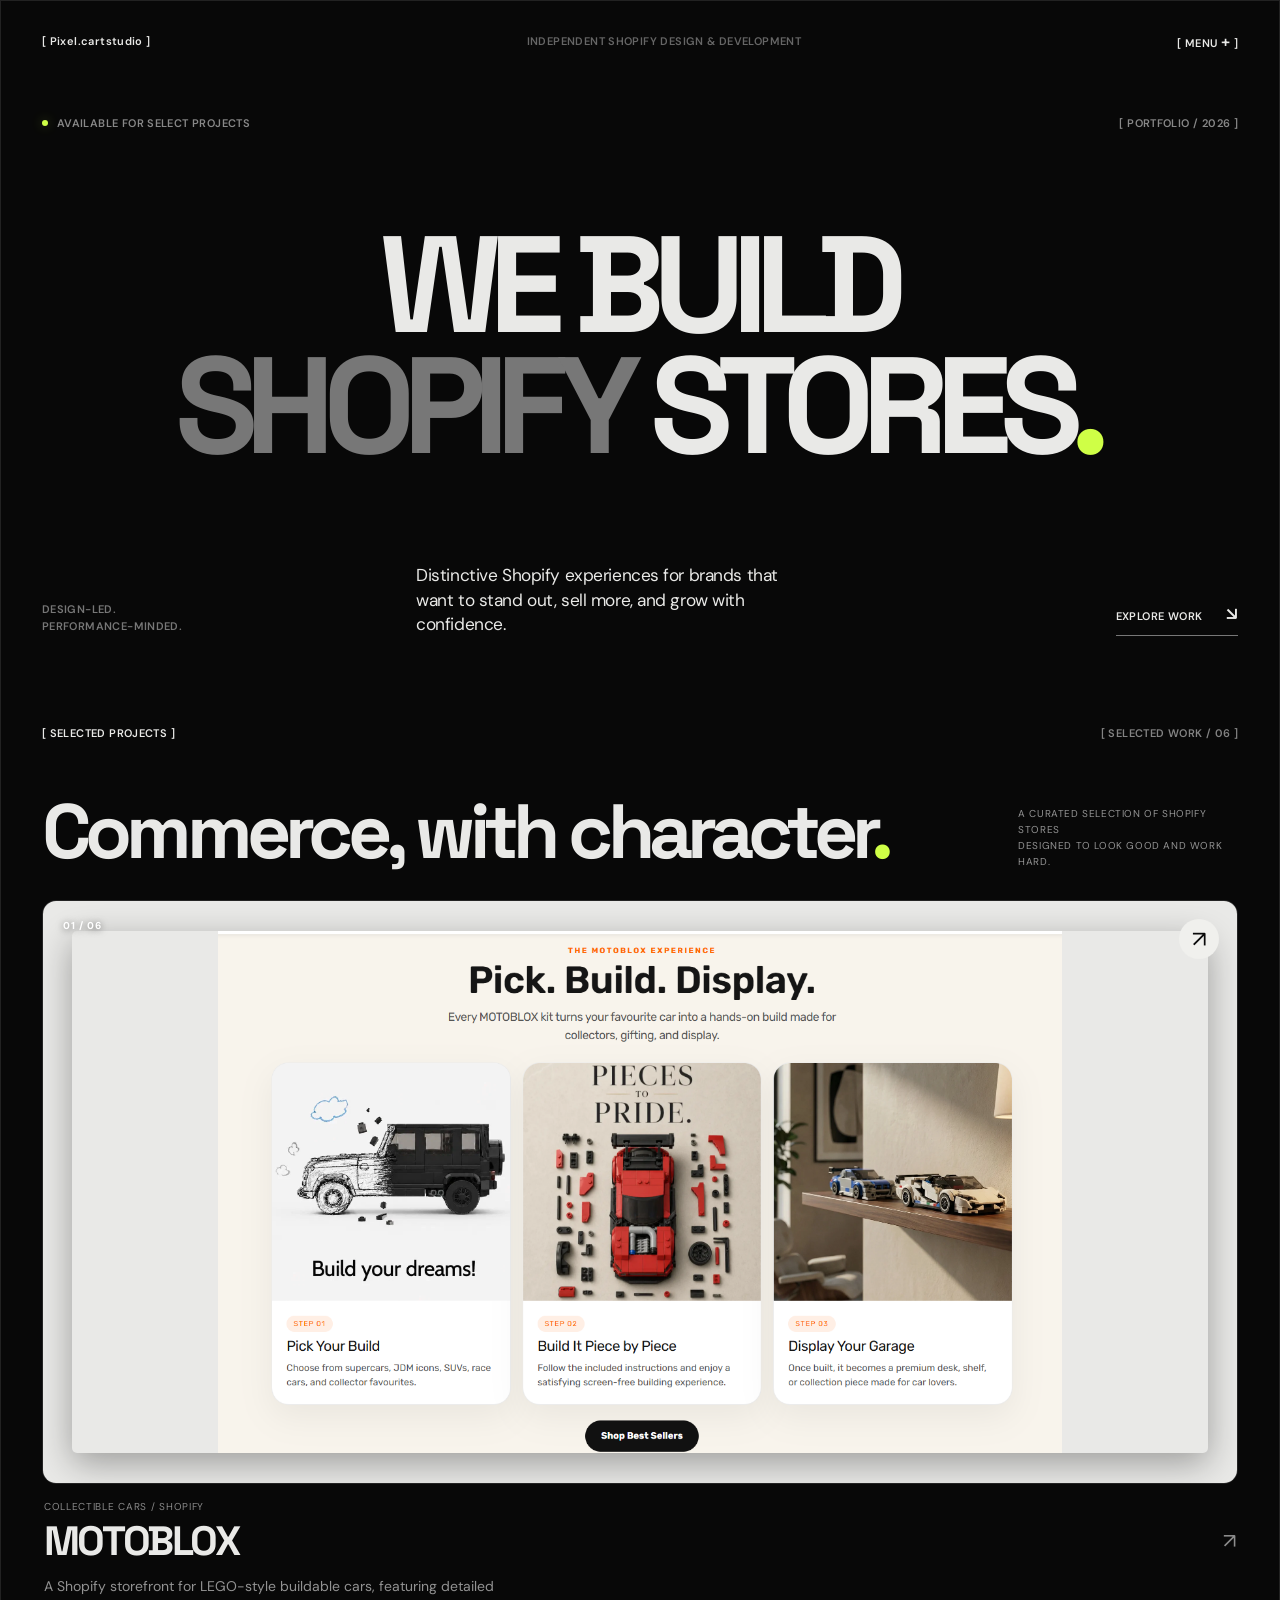
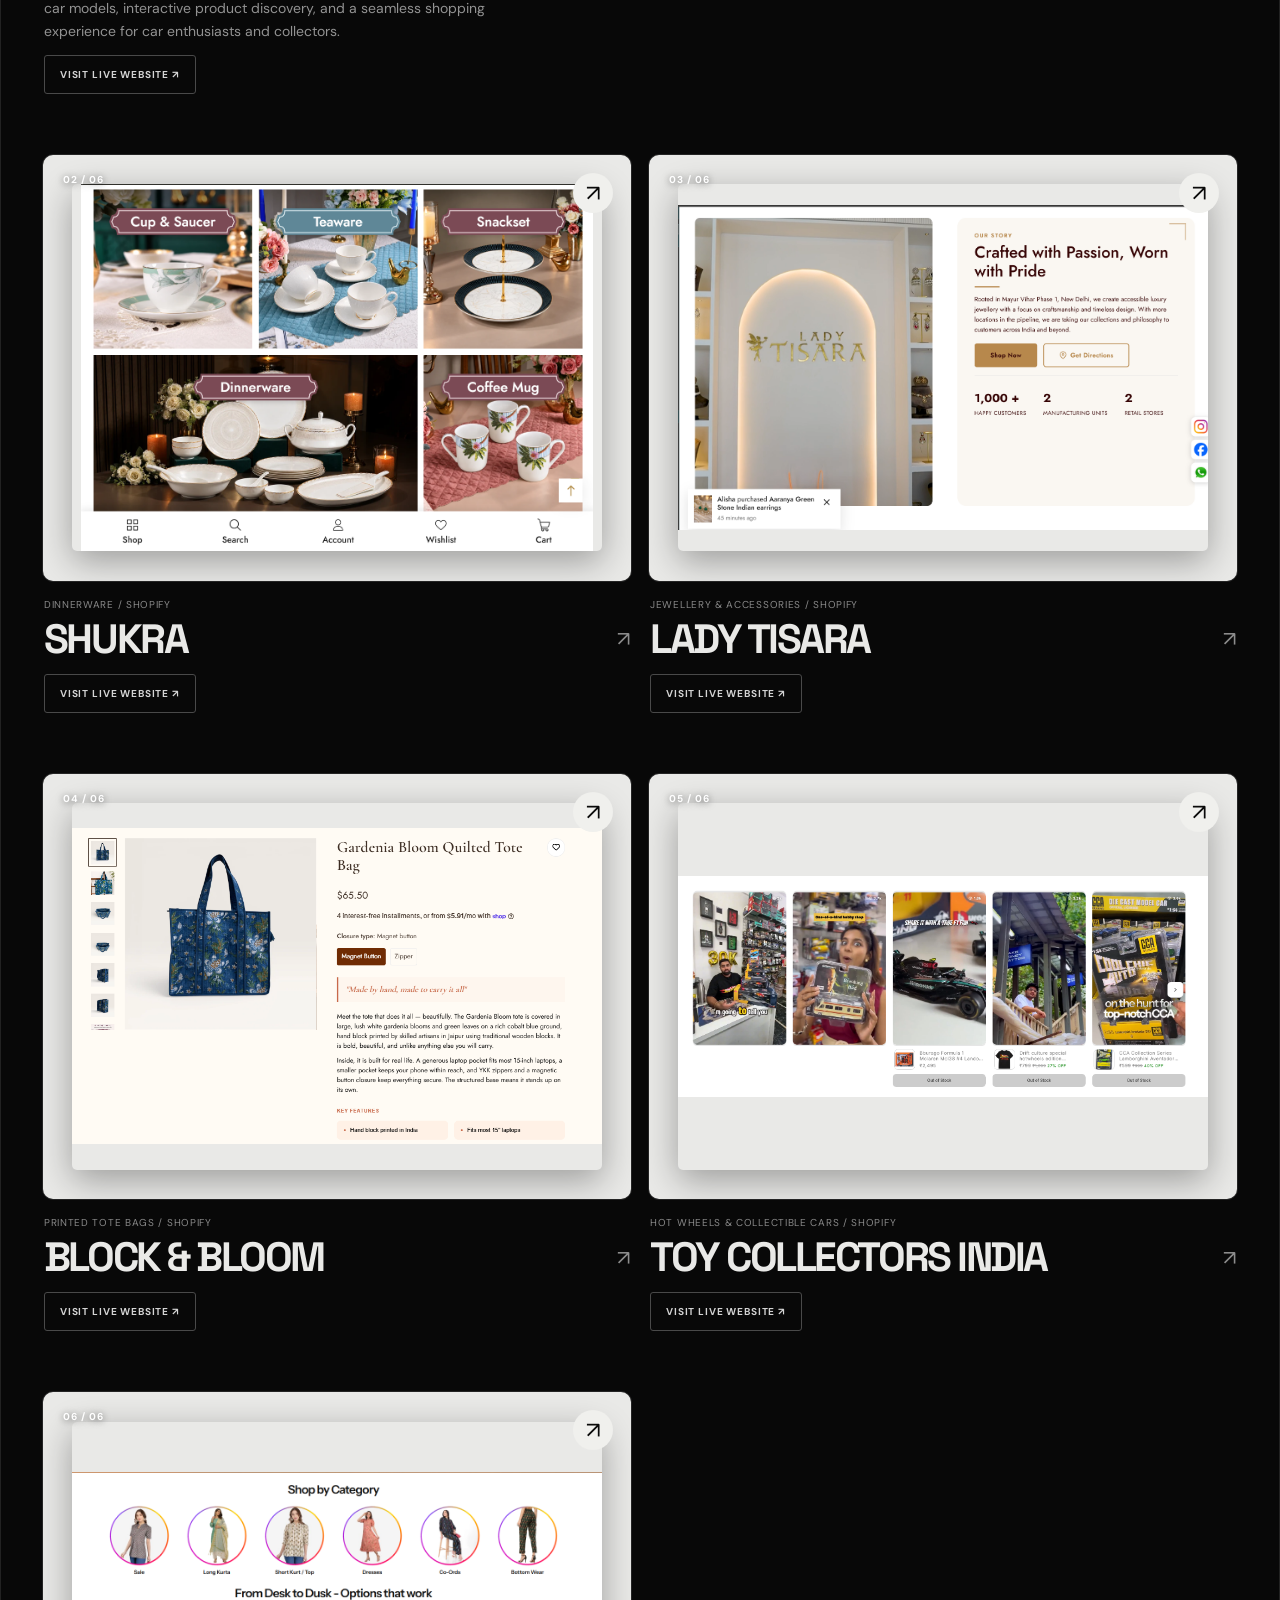
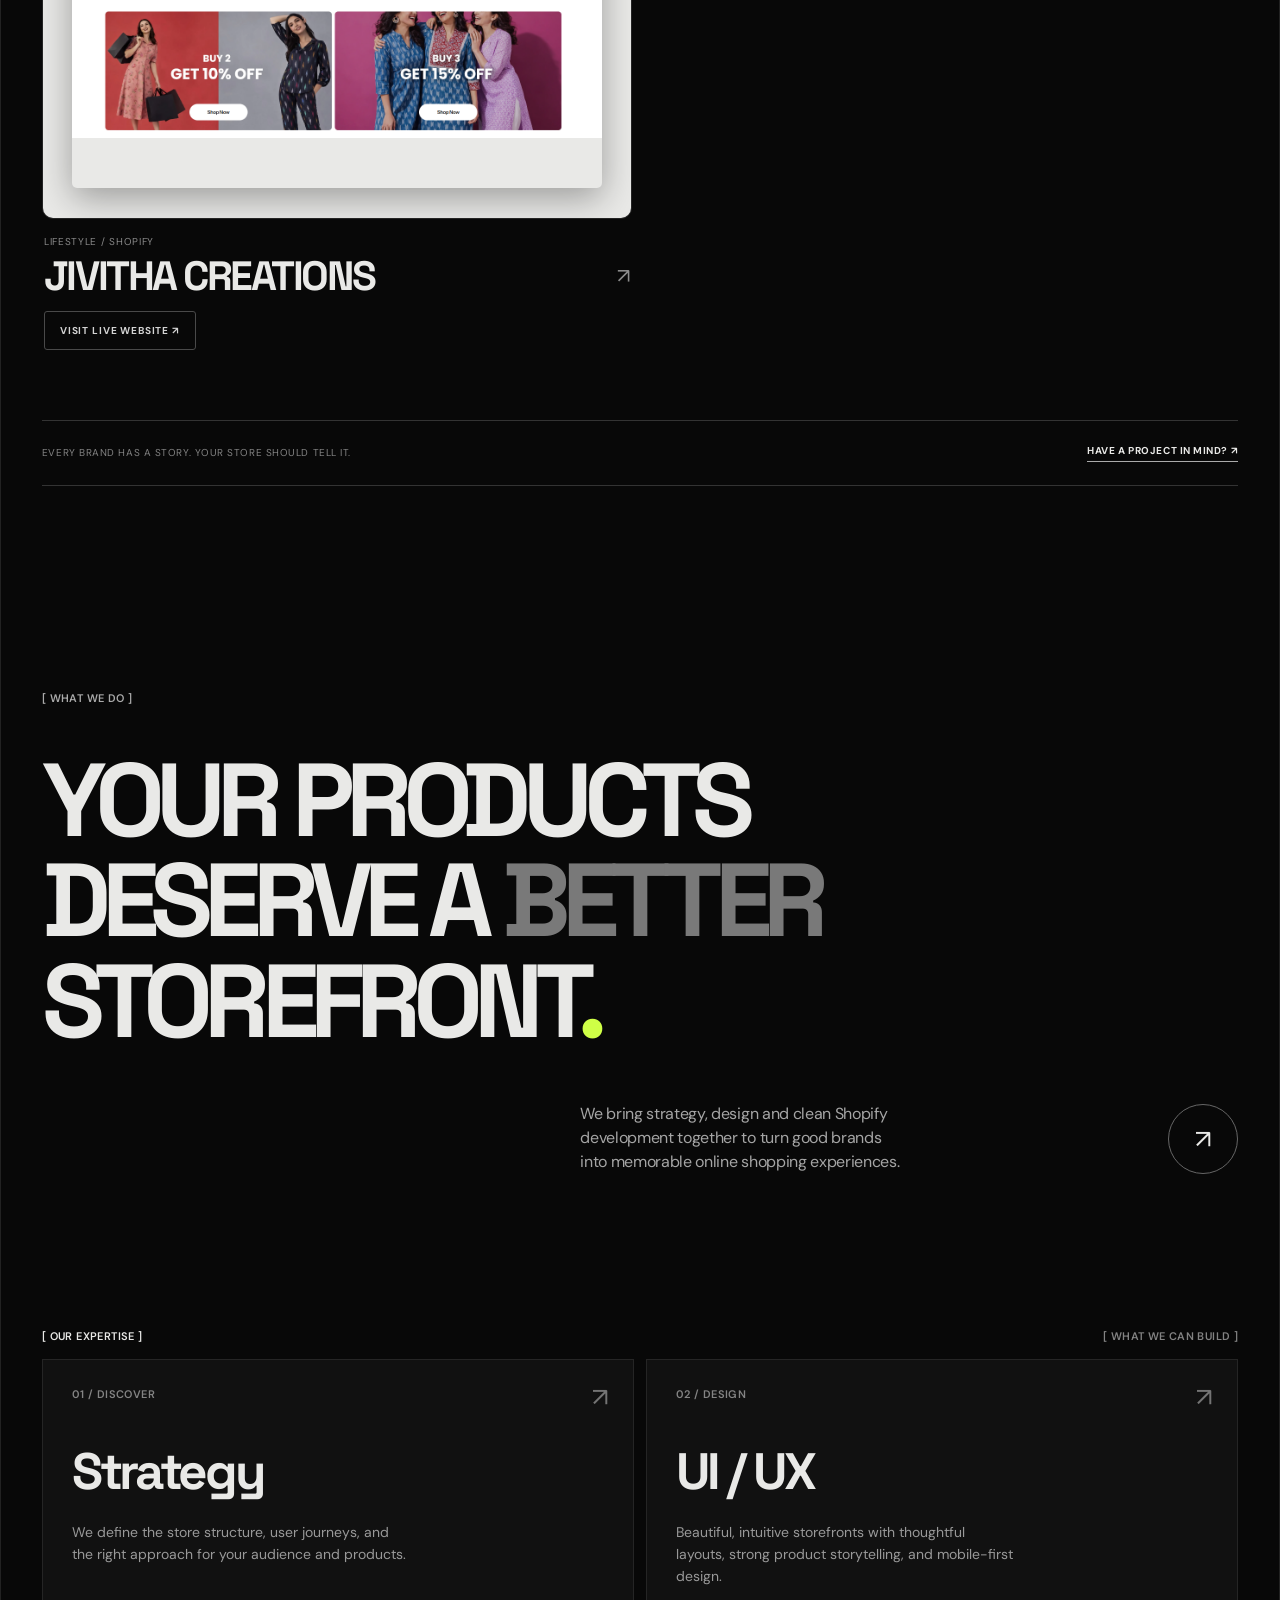
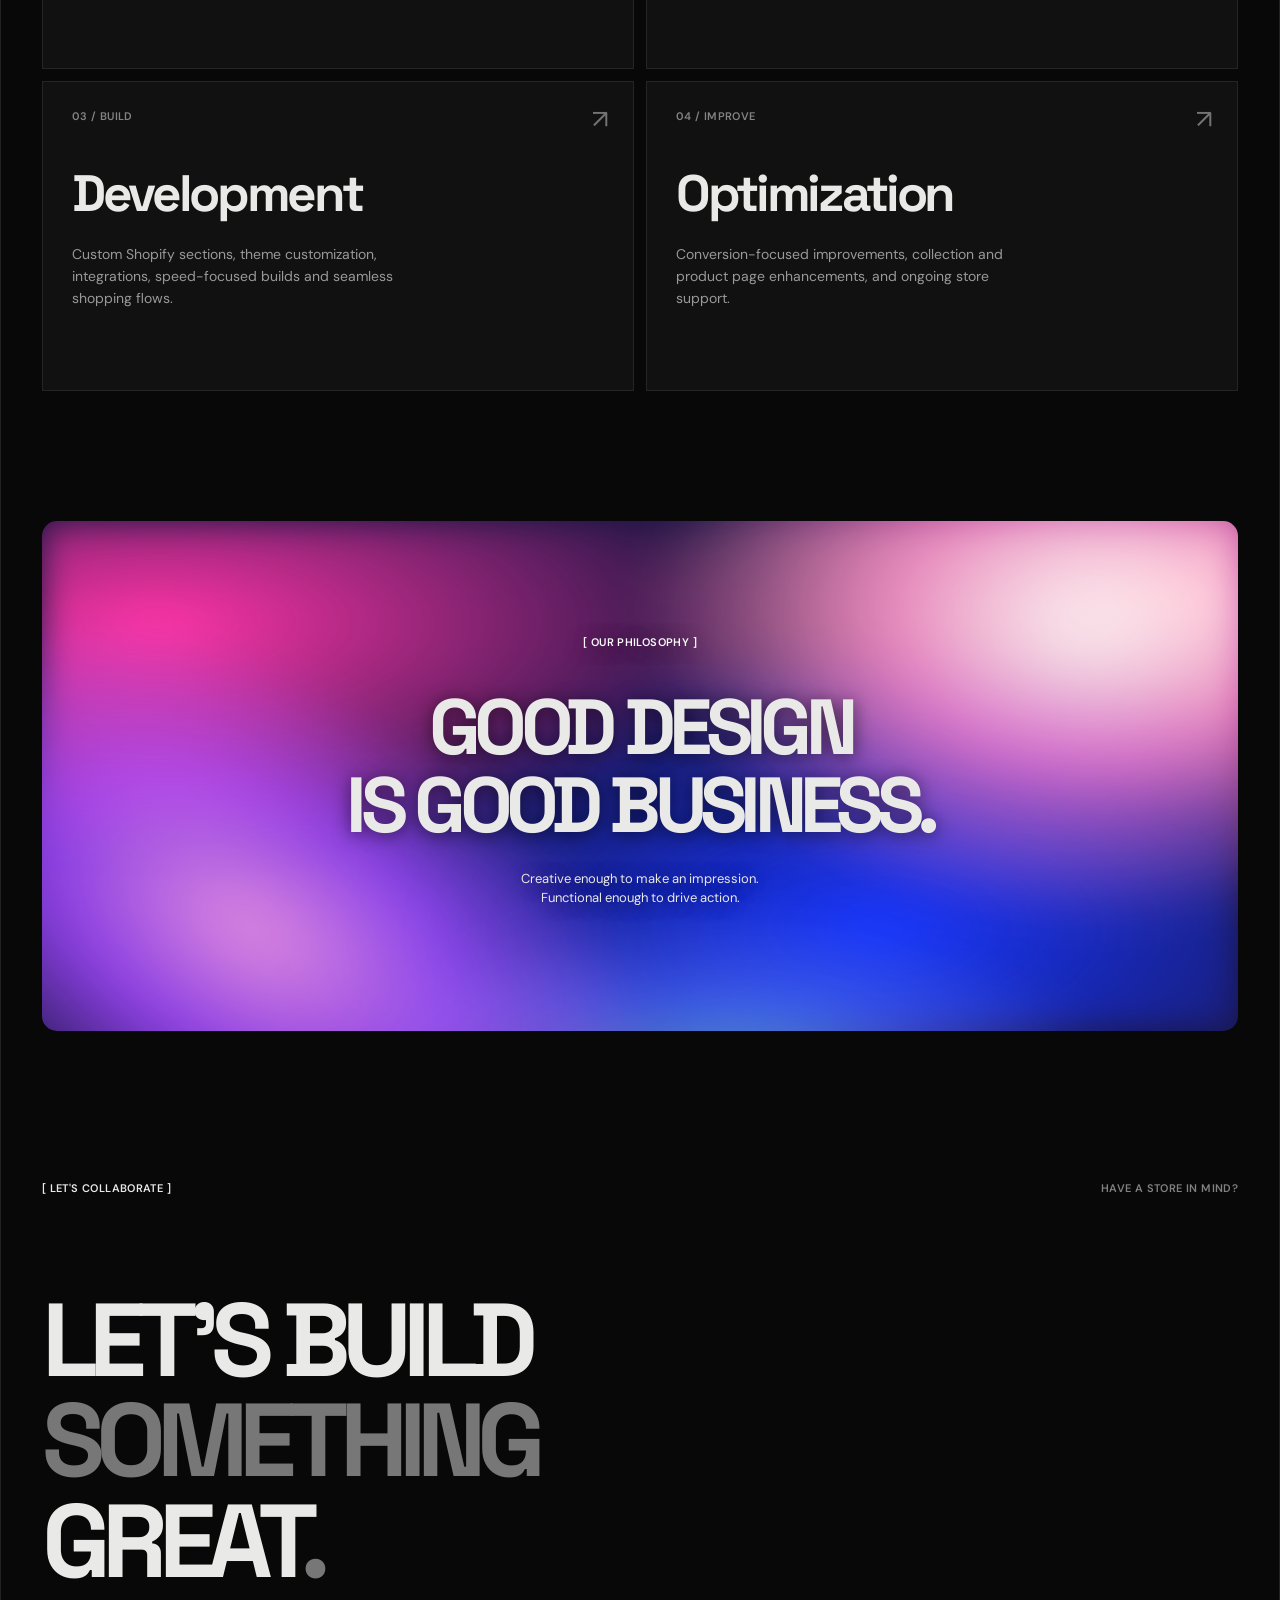
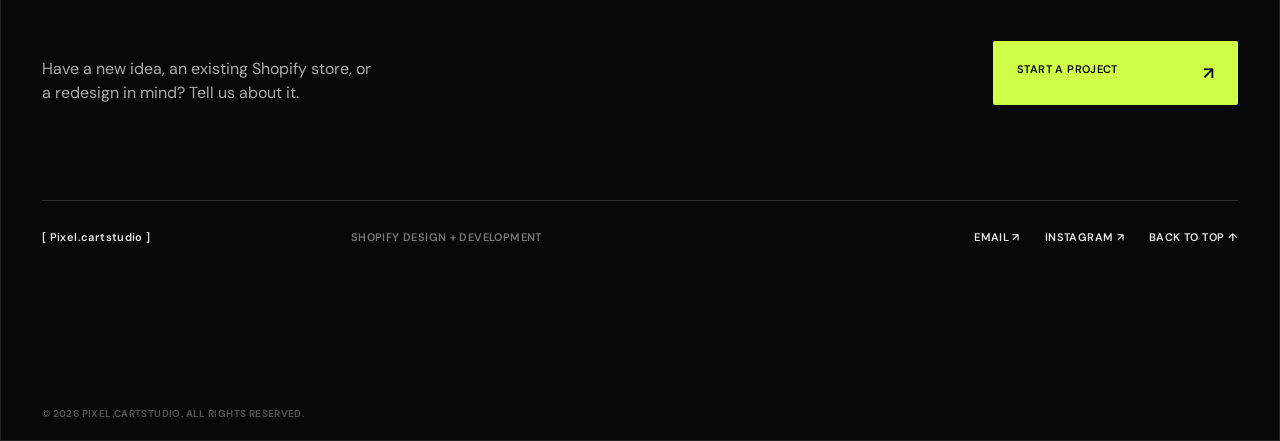
<file: shopify-portfolio/index.html>
<!doctype html>
<html lang="en">
<head>
  <meta charset="UTF-8" />
  <meta name="viewport" content="width=device-width,initial-scale=1" />
  <meta name="theme-color" content="#080808" />
  <meta name="description" content="Pixel.cartstudio Shopify portfolio — design-led ecommerce stores crafted to convert." />
  <title>Pixel.cartstudio — Shopify Design & Development</title>
  <link rel="preconnect" href="https://fonts.googleapis.com">
  <link rel="preconnect" href="https://fonts.gstatic.com" crossorigin>
  <link href="https://fonts.googleapis.com/css2?family=DM+Sans:wght@400;500;600;700&family=Space+Grotesk:wght@400;500;600;700&display=swap" rel="stylesheet">
  <link rel="stylesheet" href="styles.css?v=2" />
  <script src="script.js?v=2" defer></script>
</head>
<body>
  <div class="site-shell" id="top">
    <header class="topbar">
      <a class="brand" href="#top" aria-label="Studio home">[ Pixel.cartstudio ]</a>
      <span class="topbar-note">INDEPENDENT SHOPIFY DESIGN & DEVELOPMENT</span>
      <button class="menu-button" id="menuToggle" aria-expanded="false" aria-controls="siteMenu">[ MENU <span class="menu-mark">+</span> ]</button>
    </header>
    <nav class="menu-panel" id="siteMenu" aria-label="Main menu" inert>
      <a href="#projects">Projects <span>01</span></a><a href="#services">Services <span>02</span></a><a href="#approach">Approach <span>03</span></a><a href="#contact">Contact <span>04</span></a>
    </nav>
    <main>
      <section class="hero" aria-labelledby="heroTitle">
        <div class="hero-brow"><span class="live-dot"></span> AVAILABLE FOR SELECT PROJECTS <span class="hero-index">[ PORTFOLIO / 2026 ]</span></div>
        <h1 id="heroTitle">WE BUILD<br><span>SHOPIFY</span> STORES<span class="period">.</span></h1>
        <div class="hero-bottom"><span class="tiny-coordinate">DESIGN-LED.<br>PERFORMANCE-MINDED.</span><p>Distinctive Shopify experiences for brands that want to stand out, sell more, and grow with confidence.</p><a href="#projects" class="text-link">EXPLORE WORK <span aria-hidden="true">↘</span></a></div>
      </section>
      <section class="projects section" id="projects" aria-labelledby="projectTitle">
        <div class="section-bar"><h2 id="projectTitle">[ SELECTED PROJECTS ]</h2><span id="projectCount">[ SELECTED WORK / 06 ]</span></div>
        <div class="work-heading"><p>Commerce, with character<span class="period">.</span></p><span>A CURATED SELECTION OF SHOPIFY STORES<br>DESIGNED TO LOOK GOOD AND WORK HARD.</span></div>
        <div class="project-grid" id="projectGrid"></div>
        <div class="project-outro"><span>EVERY BRAND HAS A STORY. YOUR STORE SHOULD TELL IT.</span><a href="#contact">HAVE A PROJECT IN MIND? ↗</a></div>
      </section>
      <section class="statement" aria-labelledby="statementTitle"><p class="section-kicker">[ WHAT WE DO ]</p><h2 id="statementTitle">YOUR PRODUCTS<br>DESERVE A <em>BETTER</em><br>STOREFRONT<span class="period">.</span></h2><div class="statement-bottom"><p>We bring strategy, design and clean Shopify development together to turn good brands into memorable online shopping experiences.</p><a href="#contact" class="round-arrow" aria-label="Get in touch">↗</a></div></section>
      <section class="services section" id="services" aria-labelledby="servicesTitle"><div class="section-bar"><h2 id="servicesTitle">[ OUR EXPERTISE ]</h2><span>[ WHAT WE CAN BUILD ]</span></div><div class="service-grid">
        <article class="service"><span class="service-num">01 / DISCOVER</span><h3>Strategy</h3><p>We define the store structure, user journeys, and the right approach for your audience and products.</p><span class="service-symbol">↗</span></article>
        <article class="service"><span class="service-num">02 / DESIGN</span><h3>UI / UX</h3><p>Beautiful, intuitive storefronts with thoughtful layouts, strong product storytelling, and mobile-first design.</p><span class="service-symbol">↗</span></article>
        <article class="service"><span class="service-num">03 / BUILD</span><h3>Development</h3><p>Custom Shopify sections, theme customization, integrations, speed-focused builds and seamless shopping flows.</p><span class="service-symbol">↗</span></article>
        <article class="service"><span class="service-num">04 / IMPROVE</span><h3>Optimization</h3><p>Conversion-focused improvements, collection and product page enhancements, and ongoing store support.</p><span class="service-symbol">↗</span></article>
      </div></section>
      <section class="approach" id="approach" aria-label="Our approach"><div class="ambient-orb orb-one"></div><div class="ambient-orb orb-two"></div><div class="ambient-orb orb-three"></div><div class="approach-inner"><span>[ OUR PHILOSOPHY ]</span><h2>GOOD DESIGN<br>IS GOOD BUSINESS.</h2><p>Creative enough to make an impression.<br>Functional enough to drive action.</p></div></section>
      <section class="contact section" id="contact" aria-labelledby="contactTitle"><div class="contact-top"><span>[ LET'S COLLABORATE ]</span><span>HAVE A STORE IN MIND?</span></div><h2 id="contactTitle">LET'S BUILD<br><span>SOMETHING</span><br>GREAT<span class="period">.</span></h2><div class="contact-bottom"><p>Have a new idea, an existing Shopify store, or a redesign in mind? Tell us about it.</p><a class="contact-button" id="emailLink" href="mailto:hello@yourstudio.com?subject=Shopify%20Project%20Enquiry">START A PROJECT <span>↗</span></a></div></section>
    </main>
    <footer><a href="#top">[ Pixel.cartstudio ]</a><span>SHOPIFY DESIGN + DEVELOPMENT</span><div><a id="footerEmail" href="mailto:hello@yourstudio.com">EMAIL ↗</a><a id="instagramLink" href="https://instagram.com/" target="_blank" rel="noopener noreferrer">INSTAGRAM ↗</a><a href="#top">BACK TO TOP ↑</a></div><small>© <span id="year"></span> PIXEL.CARTSTUDIO. ALL RIGHTS RESERVED.</small></footer>
  </div>
  <dialog class="project-dialog" id="projectDialog" aria-labelledby="dialogTitle"><button class="dialog-close" id="dialogClose" aria-label="Close project">✕</button><div class="dialog-art" id="dialogArt"></div><div class="dialog-content"><div class="dialog-eyebrow" id="dialogCategory"></div><h2 id="dialogTitle"></h2><p id="dialogDescription"></p><div class="dialog-actions"><a id="dialogVisit" href="#" target="_blank" rel="noopener noreferrer">VISIT WEBSITE ↗</a><span id="dialogServices"></span></div></div></dialog>
</body>
</html>
</file>
<file: shopify-portfolio/styles.css>
:root{--bg:#080808;--panel:#101010;--ink:#e9e9e7;--muted:#909090;--line:#292929;--accent:#cfff46}*{box-sizing:border-box}html{scroll-behavior:smooth}body{margin:0;background:#000;color:var(--ink);font-family:'DM Sans',Arial,sans-serif;-webkit-font-smoothing:antialiased}body.menu-open,body.modal-open{overflow:hidden}a{color:inherit;text-decoration:none}button{font:inherit}::selection{background:var(--accent);color:#000}.site-shell{background:var(--bg);max-width:1600px;margin:auto;min-height:100vh;border:1px solid #222;position:relative;overflow:hidden}.topbar{height:80px;padding:0 3.2%;display:flex;align-items:center;justify-content:space-between;position:relative;z-index:15}.brand,.topbar-note,.menu-button,.section-bar,.section-kicker,.service-num,.hero-brow,.tiny-coordinate,.text-link,.contact-top,.contact-button,.project-disclaimer,.project-caption,.dialog-eyebrow,footer,.approach-inner>span{font-size:11px;letter-spacing:.035em;font-weight:600}.topbar-note{color:#666}.menu-button{color:var(--ink);background:none;border:0;cursor:pointer;padding:14px 0}.menu-mark{font-size:16px;display:inline-block;transition:transform .3s}.menu-open .menu-mark{transform:rotate(45deg)}.menu-panel{position:absolute;right:3%;top:70px;width:min(430px,94%);background:#1a1a1a;border:1px solid #424242;border-radius:14px;padding:18px 27px;z-index:14;box-shadow:0 25px 60px #0009}.menu-panel:not(.visible){display:none}.menu-panel a{display:flex;justify-content:space-between;border-bottom:1px solid #353535;font-family:'Space Grotesk',sans-serif;font-size:32px;font-weight:700;letter-spacing:-.06em;padding:16px 0}.menu-panel a:last-child{border:0}.menu-panel a span{font-size:11px;letter-spacing:0;color:#999}.menu-panel a:hover{color:var(--accent)}.hero{min-height:620px;padding:35px 3.2% 65px;display:flex;flex-direction:column;justify-content:space-between}.hero-brow{display:flex;align-items:center;gap:9px;color:#888}.live-dot{background:var(--accent);width:6px;height:6px;display:inline-block;border-radius:50%;box-shadow:0 0 12px #cfff4655}.hero-index{margin-left:auto}.hero h1{font-family:'Space Grotesk',sans-serif;font-size:clamp(68px,10.7vw,168px);font-weight:700;line-height:.88;letter-spacing:-.093em;text-align:center;margin:56px 0 58px;padding-right:.05em}.hero h1>span:not(.period){color:#777}.period{color:var(--accent)}.hero-bottom{display:grid;grid-template-columns:1fr 1.3fr 1fr;align-items:end;gap:30px}.tiny-coordinate{line-height:1.6;color:#777}.hero-bottom p{font-size:clamp(15px,1.35vw,19px);line-height:1.4;letter-spacing:-.025em;max-width:390px;margin:0}.text-link{justify-self:end;border-bottom:1px solid #777;padding-bottom:9px}.text-link span{margin-left:20px;font-size:18px}.section{padding:25px 3.2% 100px}.section-bar{display:flex;align-items:center;justify-content:space-between;padding:0 0 16px}.section-bar h2{font:inherit;margin:0}.section-bar span{color:#838383}.project-grid{display:grid;grid-template-columns:repeat(3,minmax(0,1fr));gap:12px}.project-card{min-width:0;cursor:pointer}.project-button{display:block;background:#191919;border:0;padding:0;width:100%;color:#fff;text-align:left;cursor:pointer;border-radius:14px;overflow:hidden;position:relative;aspect-ratio:1/1.06;isolation:isolate}.project-art{position:absolute;inset:0;overflow:hidden;transition:transform .6s cubic-bezier(.2,.7,.2,1)}.project-button:hover .project-art{transform:scale(1.055)}.project-art:after{content:'';inset:0;position:absolute;background:linear-gradient(180deg,transparent 60%,#0008)}.project-art img{width:100%;height:100%;object-fit:cover;display:block}.project-label{position:absolute;bottom:16px;left:18px;right:18px;display:flex;justify-content:space-between;align-items:end;z-index:2;font-weight:700;font-size:clamp(12px,1.2vw,16px);letter-spacing:-.03em}.project-label i{font-style:normal;font-size:20px;opacity:0;transform:translate(-4px,4px);transition:.2s}.project-button:hover .project-label i{opacity:1;transform:none}.project-disclaimer{color:#6e6e6e;margin:16px 0 0;font-weight:400;line-height:1.5}.statement{padding:105px 3.2% 130px;position:relative}.section-kicker{color:#aaa;margin:0 0 45px}.statement h2,.contact h2{font-family:'Space Grotesk',sans-serif;line-height:.97;font-size:clamp(49px,8.1vw,124px);letter-spacing:-.085em;margin:0}.statement h2 em{font-style:normal;color:#797979}.statement-bottom{display:flex;justify-content:space-between;align-items:end;margin-top:50px;margin-left:45%}.statement-bottom p{line-height:1.5;letter-spacing:-.02em;max-width:330px;margin:0;color:#a5a5a5}.round-arrow{width:70px;height:70px;border:1px solid #666;border-radius:50%;display:grid;place-items:center;font-size:26px;transition:.2s}.round-arrow:hover{background:var(--accent);color:#000;border-color:var(--accent)}.services{padding-bottom:110px}.service-grid{display:grid;grid-template-columns:repeat(2,1fr);gap:12px}.service{background:#111;border:1px solid #252525;min-height:310px;padding:27px 29px;position:relative;display:flex;flex-direction:column;transition:background .3s}.service:hover{background:#181818}.service-num{color:#848484}.service h3{font-family:'Space Grotesk',sans-serif;letter-spacing:-.065em;font-size:clamp(36px,4vw,65px);margin:38px 0 17px}.service p{font-size:14px;line-height:1.6;color:#999;max-width:340px;margin:0}.service-symbol{position:absolute;top:20px;right:25px;color:#747474;font-size:26px}.approach{height:510px;margin:20px 3.2% 70px;border-radius:15px;position:relative;overflow:hidden;background:#1a1543;display:grid;place-items:center;isolation:isolate}.approach:before{content:'';position:absolute;inset:0;background:radial-gradient(ellipse at 10% 20%,#ff34a5 0,transparent 40%),radial-gradient(ellipse at 70% 80%,#1635ff 0,transparent 50%),radial-gradient(ellipse at 95% 15%,#ff9e93 0,transparent 35%);filter:blur(17px);z-index:-2}.ambient-orb{position:absolute;border-radius:50%;filter:blur(22px);opacity:.86;mix-blend-mode:screen;animation:float 9s ease-in-out infinite alternate}.orb-one{width:75%;height:100%;left:-20%;top:30%;background:radial-gradient(ellipse at center,#ef86f7 5%,#9234fc 35%,transparent 71%);transform:rotate(30deg)}.orb-two{width:75%;height:120%;right:-25%;top:-40%;background:radial-gradient(ellipse at center,#ffe0f3 5%,#ed5ba8 30%,transparent 70%);animation-delay:-4s}.orb-three{width:65%;height:75%;right:10%;bottom:-50%;background:radial-gradient(ellipse,#54bcff 0,#2731a7 40%,transparent 70%);animation-delay:-2s}@keyframes float{to{transform:translate(8%,-6%) rotate(12deg)}}.approach-inner{text-align:center;z-index:1;text-shadow:0 2px 18px #0009}.approach-inner>span{color:#fafafa}.approach-inner h2{font-family:'Space Grotesk',sans-serif;font-size:clamp(36px,6.1vw,90px);line-height:.99;letter-spacing:-.085em;margin:38px 0 25px}.approach-inner p{font-size:13px;line-height:1.5}.contact{padding-top:80px;padding-bottom:95px}.contact-top{display:flex;justify-content:space-between;margin-bottom:95px}.contact-top span:last-child{color:#818181}.contact h2 span{color:#777}.contact-bottom{margin-top:50px;display:flex;justify-content:space-between;align-items:end;gap:20px}.contact-bottom p{font-size:16px;line-height:1.5;max-width:340px;color:#aaa;margin:0}.contact-button{padding:21px 24px;border-radius:2px;background:var(--accent);color:#080808;display:flex;justify-content:space-between;min-width:245px;gap:60px;transition:background .2s}.contact-button:hover{background:#e4ffa1}.contact-button span{font-size:17px}footer{margin:0 3.2%;border-top:1px solid #303030;min-height:240px;padding:29px 0 20px;display:grid;grid-template-columns:1fr 1fr 2fr;align-items:start;gap:20px}footer>span{color:#777}footer>div{display:flex;gap:25px;justify-content:flex-end}footer a:hover{color:var(--accent)}footer small{color:#555;grid-column:1/-1;align-self:end;font-size:10px}.project-dialog{border:1px solid #444;border-radius:15px;padding:0;background:#151515;color:#eee;width:min(900px,calc(100% - 28px));max-height:90vh;overflow:auto;box-shadow:0 25px 100px #000d}.project-dialog::backdrop{background:#000c;backdrop-filter:blur(8px)}.dialog-close{position:absolute;top:16px;right:16px;z-index:3;background:#141414;color:#fff;border:1px solid #555;border-radius:50%;width:40px;height:40px;cursor:pointer}.dialog-art{height:360px;overflow:hidden}.dialog-art img{width:100%;height:100%;object-fit:cover}.dialog-content{padding:28px 36px 38px}.dialog-eyebrow{color:#aaa}.dialog-content h2{font-size:clamp(35px,5vw,65px);font-family:'Space Grotesk';letter-spacing:-.06em;margin:13px 0}.dialog-content p{color:#aaa;font-size:16px;line-height:1.55;max-width:590px}.dialog-actions{display:flex;justify-content:space-between;align-items:center;gap:20px;flex-wrap:wrap;margin-top:30px;font-size:12px}.dialog-actions a{background:var(--accent);color:#080808;padding:17px 20px;font-weight:700}.dialog-actions a[hidden]{display:none}.dialog-actions span{color:#999}@media(max-width:850px){.topbar-note{display:none}.hero{min-height:530px}.hero h1{font-size:clamp(55px,11vw,96px)}.hero-bottom{grid-template-columns:1fr 1fr}.hero-bottom .tiny-coordinate{display:none}.project-grid{grid-template-columns:repeat(2,1fr)}.statement-bottom{margin-left:30%}.service{min-height:275px}footer{grid-template-columns:1fr 1fr}footer>span{display:none}footer>div{justify-content:flex-end}}@media(max-width:560px){.site-shell{border:0}.topbar{height:68px;padding:0 20px}.brand,.menu-button{font-size:10px}.hero{min-height:510px;padding:25px 20px 48px}.hero-brow{font-size:9px}.hero-index{display:none}.hero h1{font-size:clamp(47px,13.4vw,76px);text-align:left;line-height:.96;letter-spacing:-.092em;margin:65px 0 80px}.hero-bottom{grid-template-columns:1fr;gap:24px}.hero-bottom p{max-width:295px}.text-link{justify-self:start}.section{padding:25px 20px 75px}.section-bar{font-size:10px}.project-grid{gap:10px}.project-button{aspect-ratio: .79;border-radius:9px}.project-label{font-size:11px;left:10px;bottom:12px;right:10px}.project-label i{display:none}.project-disclaimer{font-size:10px}.statement{padding:70px 20px 90px}.section-kicker{margin-bottom:30px}.statement h2,.contact h2{font-size:clamp(41px,10.4vw,65px)}.statement-bottom{margin:36px 0 0;gap:14px}.statement-bottom p{font-size:13px;max-width:225px}.round-arrow{width:53px;height:53px;flex-shrink:0}.service-grid{grid-template-columns:1fr;gap:9px}.service{min-height:225px;padding:22px}.service h3{margin:30px 0 8px}.service p{font-size:13px}.approach{height:390px;margin:8px 20px 55px}.approach-inner h2{font-size:clamp(38px,10vw,58px)}.contact-top{margin-bottom:65px;font-size:10px}.contact-bottom{align-items:stretch;flex-direction:column;gap:28px}.contact-bottom p{font-size:14px}.contact-button{align-self:start}footer{margin:0 20px;grid-template-columns:1fr;min-height:200px}footer>div{justify-content:flex-start;gap:16px;flex-wrap:wrap}footer small{grid-column:1}.dialog-art{height:220px}.dialog-content{padding:24px}.dialog-actions{align-items:flex-start;flex-direction:column}}@media(prefers-reduced-motion:reduce){*,*:before,*:after{animation-duration:.01ms!important;scroll-behavior:auto!important;transition-duration:.01ms!important}}







/* PREMIUM WORK GALLERY — all other website sections stay unchanged */



.work-heading{display:flex;align-items:end;justify-content:space-between;gap:28px;margin:36px 0 30px}



.work-heading p{font-family:'Space Grotesk',sans-serif;font-size:clamp(39px,6vw,88px);letter-spacing:-.075em;line-height:1.02;margin:0;font-weight:700}



.work-heading>span{font-size:10px;line-height:1.6;letter-spacing:.06em;color:#939393;max-width:220px}



.projects .project-grid{grid-template-columns:repeat(2,minmax(0,1fr));gap:60px 16px}



.projects .project-card{min-width:0;cursor:default}



.projects .project-featured{grid-column:1/-1}



.projects .project-button{aspect-ratio:1.38;border:1px solid #242424;border-radius:11px;background:#191919}



.projects .project-featured .project-button{aspect-ratio:2.05;border-radius:14px}



.projects .project-art:after{background:linear-gradient(180deg,#0004,transparent 30%,transparent 60%,#0005)}



.projects .project-art img{transition:filter .6s;object-position:center}



.projects .project-button:hover .project-art img{filter:saturate(1.15)}



.project-marker{position:absolute;top:18px;left:20px;z-index:2;font-size:10px;font-weight:700;letter-spacing:.1em;color:#fff;text-shadow:0 1px 7px #0009}



.project-open{position:absolute;right:18px;top:18px;width:40px;height:40px;background:#f0f0ed;color:#0a0a0a;border-radius:50%;display:grid;place-items:center;font-size:23px;z-index:2;transform:rotate(0);transition:transform .3s,background .3s}



.project-button:hover .project-open{transform:rotate(45deg);background:var(--accent)}



.project-overlay{position:absolute;left:50%;top:50%;transform:translate(-50%,-36%);padding:14px 20px;border-radius:50px;background:#e9e9e8;color:#0b0b0b;font-size:10px;font-weight:700;letter-spacing:.08em;white-space:nowrap;opacity:0;transition:transform .35s,opacity .35s;z-index:2;pointer-events:none}



.project-button:hover .project-overlay{opacity:1;transform:translate(-50%,-50%)}



.project-info{padding:16px 2px 0}



.project-meta{font-size:10px;color:#898989;letter-spacing:.07em;margin-bottom:7px}



.project-title-row{display:flex;align-items:center;justify-content:space-between;gap:14px}



.project-title-row h3{font-family:'Space Grotesk',sans-serif;font-size:clamp(25px,3.2vw,45px);letter-spacing:-.06em;line-height:1.05;margin:0}



.project-title-row span{font-size:21px;color:#8d8d8d}



.project-feature-text{color:#929292;font-size:14px;line-height:1.6;max-width:450px;margin:12px 0 0}



.project-outro{margin-top:70px;padding:23px 0;border-top:1px solid #333;border-bottom:1px solid #333;display:flex;justify-content:space-between;align-items:center;gap:20px;font-size:10px;letter-spacing:.055em}



.project-outro span{color:#838383}.project-outro a{font-weight:700;border-bottom:1px solid #aaa;padding-bottom:4px;white-space:nowrap}.project-outro a:hover{color:var(--accent);border-color:var(--accent)}



@media(max-width:850px){.projects .project-grid{gap:38px 13px}.work-heading>span{max-width:175px}.projects .project-featured .project-button{aspect-ratio:1.65}}



@media(max-width:560px){.work-heading{align-items:start;flex-direction:column;gap:12px;margin:23px 0}.work-heading p{font-size:clamp(39px,10vw,54px)}.work-heading>span{font-size:9px;max-width:none}.projects .project-grid{grid-template-columns:1fr;gap:34px}.projects .project-featured{grid-column:auto}.projects .project-button,.projects .project-featured .project-button{aspect-ratio:1.12;border-radius:10px}.project-marker{top:13px;left:13px}.project-open{top:12px;right:12px;width:34px;height:34px;font-size:19px}.project-overlay{display:none}.project-title-row h3{font-size:29px}.project-info{padding-top:13px}.project-outro{margin-top:40px;align-items:start;flex-direction:column;line-height:1.5}}



/* ---------- IMAGE-SAFE PREMIUM PROJECT SHOWCASE ---------- */

.projects .project-button,.projects .project-featured .project-button{background:#151515;}

.projects .project-art{inset:0;display:flex;justify-content:center;align-items:center;padding:clamp(12px,2.3vw,32px);overflow:hidden;transform:none!important}

.projects .project-art:after{display:none}

.projects .project-art img{width:100%;height:100%;object-fit:contain!important;object-position:center!important;border-radius:5px;filter:none!important;transform:none!important;box-shadow:0 10px 35px #0005}

.projects .project-button:hover .project-art img{transform:scale(1.015)!important;transition:transform .45s ease}

.project-art .image-missing{color:#dadada;font-size:12px;letter-spacing:.09em;text-align:center;line-height:1.65;padding:26px}

.project-card{position:relative}

.project-external{display:inline-flex;align-items:center;justify-content:space-between;gap:14px;margin-top:13px;color:#d4d4d4;font-size:10px;letter-spacing:.085em;font-weight:700;border:1px solid #494949;border-radius:3px;padding:12px 15px;transition:.2s}

.project-external:hover{background:var(--accent);color:#080808;border-color:var(--accent)}

.project-open{pointer-events:none}

.project-marker{pointer-events:none}

/* Full screenshot shown in the modal without chopping the top, middle or bottom. */

.project-dialog{width:min(1120px,calc(100% - 28px));max-height:94vh}

.dialog-art{height:auto;min-height:240px;max-height:68vh;display:flex;align-items:flex-start;justify-content:center;overflow:auto;background:#0c0c0c;padding:24px}

.dialog-art img{display:block;width:auto;max-width:100%;height:auto;max-height:none;object-fit:contain!important;object-position:top center}

.dialog-art .image-missing{padding:70px 20px;color:#aaa}

.project-dialog .dialog-content{position:relative;background:#151515}

@media(max-width:560px){.projects .project-art{padding:12px}.project-external{width:100%;margin-top:10px}.dialog-art{max-height:60vh;padding:12px}.dialog-art img{width:100%;height:auto}}

/* ============================================================
   UPDATED PROJECT SHOWCASE: RGB(233, 233, 231) + FULL SCROLL
   Cards keep their proportions. Modal displays the entire long
   screenshot at natural height; scroll the popup to see the rest.
   ============================================================ */

/* Same neutral background behind all project thumbnails */
.projects .project-art,
.project-art {
  background: rgb(233, 233, 231) !important;
}
.projects .project-art img,
.project-art img {
  background: rgb(233, 233, 231) !important;
  object-fit: contain !important;
}

/* The modal itself is the scrolling container */
.project-dialog,
#projectDialog {
  width: min(1120px, calc(100% - 28px));
  max-width: calc(100% - 28px);
  max-height: 94vh;
  max-height: 94dvh;
  overflow-x: hidden !important;
  overflow-y: auto !important;
  overscroll-behavior: contain;
}

/* Remove the old 360px height / 68vh crop & inner scrollbar */
.project-dialog .dialog-art,
#dialogArt {
  display: block !important;
  width: 100%;
  height: auto !important;
  min-height: 0 !important;
  max-height: none !important;
  aspect-ratio: auto !important;
  overflow: visible !important;
  padding: 24px;
  background: rgb(233, 233, 231) !important;
}

/* Entire tall website screenshot scrolls with the popup */
.project-dialog .dialog-art img,
#dialogArt img {
  display: block !important;
  position: static !important;
  width: 100% !important;
  max-width: 100% !important;
  height: auto !important;
  min-height: 0 !important;
  max-height: none !important;
  aspect-ratio: auto !important;
  object-fit: contain !important;
  object-position: top center !important;
  transform: none !important;
  background: rgb(233, 233, 231) !important;
}

/* Details follow the full screenshot, not overlay it */
.project-dialog .dialog-content {
  position: relative;
  background: #151515;
}

@media (max-width: 560px) {
  .project-dialog,
  #projectDialog {
    width: calc(100% - 16px);
    max-width: calc(100% - 16px);
    max-height: 100dvh;
  }

  .project-dialog .dialog-art,
  #dialogArt {
    padding: 12px;
  }
}
</file>
